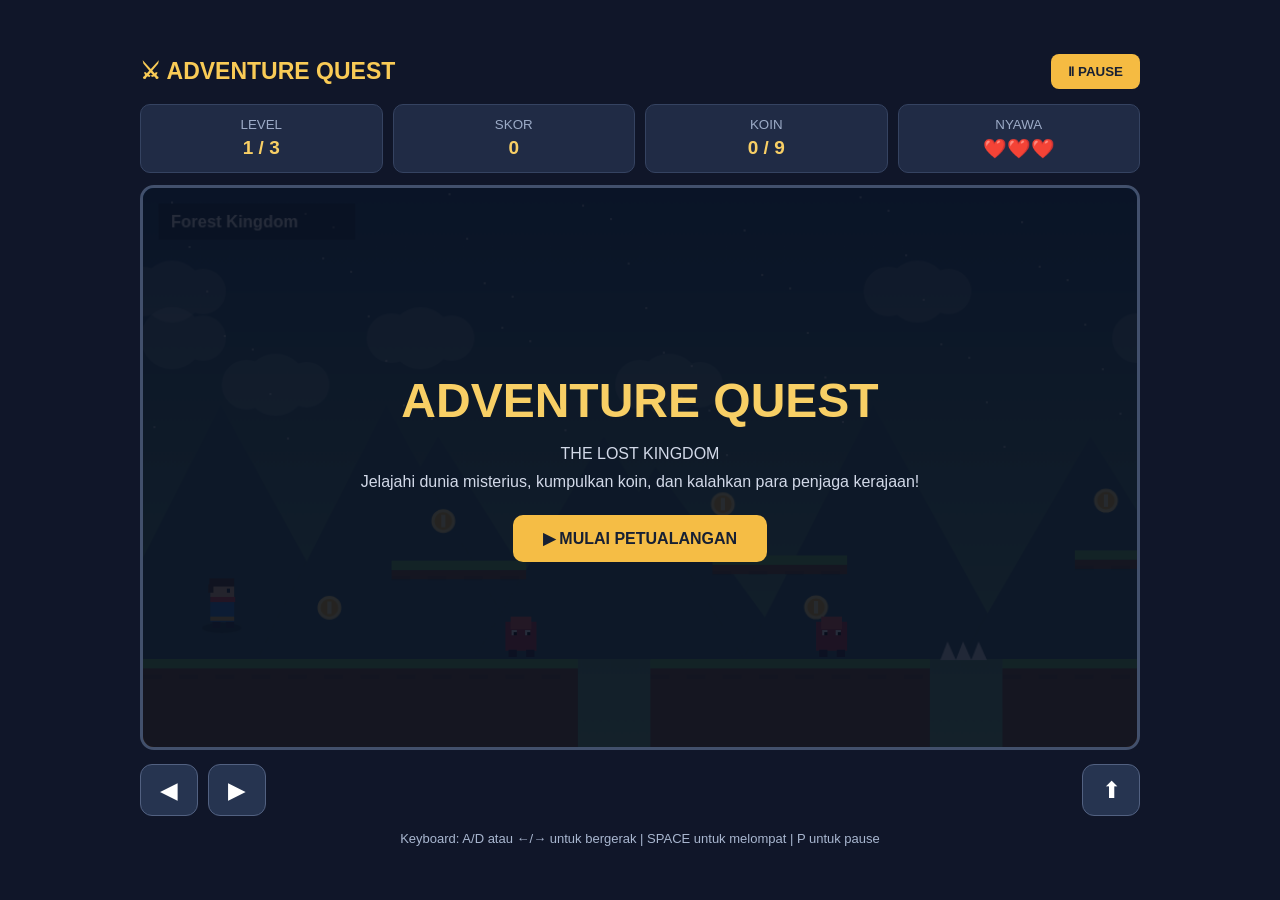
<file: index.html>
<!DOCTYPE html>
<html lang="id">
<head>
<meta charset="UTF-8">
<meta name="viewport" content="width=device-width, initial-scale=1.0">
<title>Adventure Quest - The Lost Kingdom</title>

<style>
* {
    margin: 0;
    padding: 0;
    box-sizing: border-box;
}

body {
    background: #101629;
    color: white;
    font-family: Arial, sans-serif;
    min-height: 100vh;
    display: flex;
    align-items: center;
    justify-content: center;
    padding: 15px;
}

.game-wrapper {
    width: 100%;
    max-width: 1000px;
}

.header {
    display: flex;
    justify-content: space-between;
    align-items: center;
    margin-bottom: 15px;
    gap: 10px;
}

.logo {
    font-size: 23px;
    font-weight: bold;
    color: #f9cb56;
}

.header button, .action-btn {
    border: none;
    background: #f5bb42;
    color: #172033;
    padding: 10px 17px;
    border-radius: 8px;
    font-weight: bold;
    cursor: pointer;
}

.stats {
    display: grid;
    grid-template-columns: repeat(4, 1fr);
    gap: 10px;
    margin-bottom: 12px;
}

.stat {
    background: #202b45;
    border: 1px solid #354361;
    border-radius: 10px;
    padding: 12px;
    text-align: center;
}

.stat small {
    display: block;
    color: #9cabc7;
    margin-bottom: 5px;
}

.stat strong {
    color: #f8cf65;
    font-size: 19px;
}

.game-area {
    position: relative;
    overflow: hidden;
    border: 3px solid #42506c;
    border-radius: 14px;
    background: #172b46;
}

canvas {
    display: block;
    width: 100%;
    height: auto;
}

.overlay {
    position: absolute;
    inset: 0;
    background: rgba(8, 15, 31, .88);
    display: flex;
    flex-direction: column;
    align-items: center;
    justify-content: center;
    text-align: center;
    padding: 20px;
    z-index: 5;
}

.overlay h1 {
    color: #f8cf65;
    font-size: clamp(28px, 6vw, 48px);
    margin-bottom: 12px;
}

.overlay p {
    color: #d2d9e8;
    line-height: 1.7;
    margin-bottom: 20px;
}

.overlay button {
    background: #f5bd45;
    color: #172033;
    padding: 14px 30px;
    border: none;
    border-radius: 10px;
    font-size: 16px;
    font-weight: bold;
    cursor: pointer;
}

.overlay button:hover, .action-btn:hover {
    background: #ffe08a;
}

.hidden {
    display: none !important;
}

.controls {
    display: flex;
    justify-content: space-between;
    align-items: center;
    margin-top: 14px;
    gap: 10px;
}

.control-group {
    display: flex;
    gap: 10px;
}

.control-btn {
    width: 58px;
    height: 52px;
    border: 1px solid #526181;
    background: #263450;
    color: white;
    border-radius: 12px;
    font-size: 23px;
    cursor: pointer;
    touch-action: none;
}

.control-btn:active {
    background: #f5bd45;
    color: #101629;
}

.info {
    color: #a9b7d0;
    font-size: 13px;
    margin-top: 15px;
    text-align: center;
}

@media(max-width: 550px) {
    .stats {
        grid-template-columns: repeat(2, 1fr);
    }

    .logo {
        font-size: 17px;
    }

    .control-btn {
        width: 48px;
        height: 48px;
    }
}
</style>
</head>

<body>

<div class="game-wrapper">

    <div class="header">
        <div class="logo">⚔ ADVENTURE QUEST</div>
        <button onclick="togglePause()">Ⅱ PAUSE</button>
    </div>

    <div class="stats">
        <div class="stat">
            <small>LEVEL</small>
            <strong id="level">1 / 3</strong>
        </div>
        <div class="stat">
            <small>SKOR</small>
            <strong id="score">0</strong>
        </div>
        <div class="stat">
            <small>KOIN</small>
            <strong id="coins">0 / 0</strong>
        </div>
        <div class="stat">
            <small>NYAWA</small>
            <strong id="lives">❤️❤️❤️</strong>
        </div>
    </div>

    <div class="game-area">

        <canvas id="game" width="960" height="540"></canvas>

        <div class="overlay" id="startScreen">
            <h1>ADVENTURE QUEST</h1>
            <p>
                THE LOST KINGDOM<br>
                Jelajahi dunia misterius, kumpulkan koin,
                dan kalahkan para penjaga kerajaan!
            </p>
            <button onclick="startGame()">▶ MULAI PETUALANGAN</button>
        </div>

        <div class="overlay hidden" id="pauseScreen">
            <h1>GAME PAUSED</h1>
            <p>Petualangan sedang dihentikan sementara.</p>
            <button onclick="togglePause()">LANJUTKAN</button>
        </div>

        <div class="overlay hidden" id="endScreen">
            <h1 id="endTitle">GAME OVER</h1>
            <p id="endText">Petualangan telah berakhir.</p>
            <button onclick="restartGame()">↻ MAIN LAGI</button>
        </div>

    </div>

    <div class="controls">
        <div class="control-group">
            <button class="control-btn" id="leftBtn">◀</button>
            <button class="control-btn" id="rightBtn">▶</button>
        </div>

        <div class="control-group">
            <button class="control-btn" id="jumpBtn">⬆</button>
    </div>
    </div>

    <div class="info">
        Keyboard: A/D atau ←/→ untuk bergerak | SPACE untuk melompat | P untuk pause
    </div>

</div>

<script>
const canvas = document.getElementById("game");
const ctx = canvas.getContext("2d");

const W = canvas.width;
const H = canvas.height;

let running = false;
let paused = false;
let finished = false;

let level = 0;
let score = 0;
let lives = 3;
let camera = 0;
let lastTime = 0;
let invincible = 0;

let keys = {};
let jumpPressed = false;
let audioContext = null;

const levels = [
{
    name: "Forest Kingdom",
    width: 1900,
    ground: 455,
    platforms: [
        [0,455,420,85],
        [490,455,270,85],
        [830,455,300,85],
        [1200,455,300,85],
        [1570,455,330,85],
        [240,360,130,18],
        [550,355,130,18],
        [900,350,140,18],
        [1260,350,130,18]
    ],
    coins: [
        [180,410],[290,320],[560,310],
        [650,410],[930,305],[1080,410],
        [1300,305],[1500,410],[1730,410]
    ],
    enemies: [[350,419],[650,419],[1030,419],[1650,419]],
    spikes: [[770,438,45],[1130,438,45]],
    portal: 1815
},
{
    name: "Desert Ruins",
    width: 2100,
    ground: 455,
    platforms: [
        [0,455,300,85],
        [370,455,300,85],
        [740,455,250,85],
        [1060,455,320,85],
        [1450,455,270,85],
        [1790,455,310,85],
        [180,350,120,18],
        [480,330,140,18],
        [850,350,130,18],
        [1160,330,150,18],
        [1520,340,120,18]
    ],
    coins: [
        [120,410],[220,300],[490,280],
        [610,410],[870,300],[1150,280],
        [1280,410],[1550,290],[1870,410],[1990,410]
    ],
    enemies: [[230,419],[570,419],[900,419],[1260,419],[1870,419]],
    spikes: [[310,438,55],[680,438,50],[1385,438,55]],
    portal: 2015
},
{
    name: "Dark Castle",
    width: 2300,
    ground: 455,
    platforms: [
        [0,455,350,85],
        [420,455,250,85],
        [740,455,280,85],
        [1090,455,250,85],
        [1410,455,300,85],
        [1780,455,220,85],
        [2070,455,230,85],
        [190,340,130,18],
        [500,310,130,18],
        [820,340,130,18],
        [1160,300,130,18],
        [1500,330,140,18],
        [1830,300,130,18]
    ],
    coins: [
        [100,410],[220,290],[540,260],
        [600,410],[850,290],[1200,250],
        [1300,410],[1550,280],[1850,250],
        [1930,410],[2150,410]
    ],
    enemies: [[250,419],[560,419],[850,419],[1240,419],[1600,419],[2150,419]],
    spikes: [[350,438,55],[680,438,50],[1030,438,55],[1715,438,60],[2010,438,50]],
    portal: 2220
}
];

let world;
let player;
let coins = [];
let enemies = [];

function newPlayer() {
    return {
        x: 60,
        y: 380,
        w: 32,
        h: 45,
        vx: 0,
        vy: 0,
        speed: 4,
        jump: -12.5,
        grounded: false
    };
}

function loadLevel(index) {
    world = levels[index];
    player = newPlayer();
    camera = 0;
    invincible = 0;

    coins = world.coins.map(c => ({
        x: c[0], y: c[1],
        collected: false,
        phase: Math.random() * 6
    }));

    enemies = world.enemies.map(e => ({
        x: e[0],
        y: e[1],
        start: e[0],
        direction: 1,
        speed: 1.1 + index * .3,
        alive: true
    }));

    updateHUD();
}

function updateHUD() {
    document.getElementById("level").textContent = (level+1)+" / 3";
    document.getElementById("score").textContent = score;
    document.getElementById("coins").textContent =
        coins.filter(c=>c.collected).length+" / "+coins.length;
    document.getElementById("lives").textContent =
        "❤️".repeat(lives);
}

function startGame() {
    initAudio();
    score = 0;
    lives = 3;
    level = 0;
    finished = false;
    paused = false;
    loadLevel(level);

    document.getElementById("startScreen").classList.add("hidden");
    document.getElementById("endScreen").classList.add("hidden");
    document.getElementById("pauseScreen").classList.add("hidden");

    running = true;
    lastTime = performance.now();
    requestAnimationFrame(loop);
}

function restartGame() {
    startGame();
}

function togglePause() {
    if (!running || finished) return;

    paused = !paused;
    document.getElementById("pauseScreen").classList.toggle("hidden", !paused);

    if (!paused) {
        lastTime = performance.now();
        requestAnimationFrame(loop);
    }
}

// SOUND
function initAudio() {
    if (!audioContext) {
        const AudioCtx = window.AudioContext || window.webkitAudioContext;
        if (AudioCtx) audioContext = new AudioCtx();
    }
    if (audioContext?.state === "suspended") audioContext.resume();
}

function sound(freq=500, duration=.12, type="sine") {
    if (!audioContext) return;
    const osc = audioContext.createOscillator();
    const gain = audioContext.createGain();

    osc.type = type;
    osc.frequency.value = freq;
    gain.gain.setValueAtTime(.08, audioContext.currentTime);
    gain.gain.exponentialRampToValueAtTime(
        .001, audioContext.currentTime+duration
    );

    osc.connect(gain);
    gain.connect(audioContext.destination);
    osc.start();
    osc.stop(audioContext.currentTime+duration);
}

// INPUT
document.addEventListener("keydown", e => {
    if (["ArrowLeft","ArrowRight","ArrowUp","Space"].includes(e.code))
        e.preventDefault();

    keys[e.code] = true;

    if (!e.repeat && ["Space","ArrowUp","KeyW"].includes(e.code))
        jumpPressed = true;

    if (!e.repeat && e.code === "KeyP")
        togglePause();

    if (!e.repeat && e.code === "KeyR")
        restartGame();
});

document.addEventListener("keyup", e => {
    keys[e.code] = false;
});

function bindButton(id, key) {
    const btn = document.getElementById(id);
    btn.addEventListener("pointerdown", e => {
        e.preventDefault();
        keys[key] = true;
        if (key === "Space") jumpPressed = true;
        btn.setPointerCapture(e.pointerId);
    });

    const release = e => {
        e.preventDefault();
        keys[key] = false;
    };

    btn.addEventListener("pointerup", release);
    btn.addEventListener("pointercancel", release);
    btn.addEventListener("lostpointercapture", release);
}

bindButton("leftBtn","ArrowLeft");
bindButton("rightBtn","ArrowRight");
bindButton("jumpBtn","Space");

// PHYSICS
function update(dt) {
    const step = Math.min(dt, 2);

    let direction = 0;
    if (keys.ArrowLeft || keys.KeyA) direction--;
    if (keys.ArrowRight || keys.KeyD) direction++;

    player.vx = direction * player.speed;
    player.x += player.vx * step;

    if (jumpPressed && player.grounded) {
        player.vy = player.jump;
        player.grounded = false;
        sound(420,.1);
    }
    jumpPressed = false;

    player.vy += .55 * step;
    player.vy = Math.min(player.vy, 14);
    player.y += player.vy * step;

    player.grounded = false;

    // PLATFORM COLLISION
    for (const p of world.platforms) {
        const [x,y,w,h] = p;

        if (
            player.x + player.w > x &&
            player.x < x+w &&
            player.y + player.h > y &&
            player.y + player.h < y+h+15 &&
            player.vy >= 0 &&
            player.y + player.h - player.vy*step <= y+12
        ) {
            player.y = y-player.h;
            player.vy = 0;
            player.grounded = true;
        }
    }

    // WORLD BOUNDARY
    player.x = Math.max(0,Math.min(world.width-player.w,player.x));

    // COINS
    for (const c of coins) {
        if (!c.collected &&
            player.x < c.x+14 &&
            player.x+player.w > c.x-14 &&
            player.y < c.y+14 &&
            player.y+player.h > c.y-14) {

            c.collected = true;
            score += 10;
            sound(850,.13);
            updateHUD();
        }
    }

    // ENEMIES
    for (const e of enemies) {
        if (!e.alive) continue;

        e.x += e.direction * e.speed * step;

        if (Math.abs(e.x-e.start)>75) e.direction *= -1;

        const hit =
            player.x < e.x+30 &&
            player.x+player.w > e.x &&
            player.y < e.y+32 &&
            player.y+player.h > e.y;

        if (hit) {
            if (player.vy > 1 && player.y+player.h < e.y+20) {
                e.alive = false;
                player.vy = -9;
                score += 25;
                sound(220,.2,"square");
                updateHUD();
            } else if (invincible <= 0) {
                takeDamage();
            }
        }
    }

    // SPIKES
    for (const s of world.spikes) {
        if (
            player.x < s[0]+s[2] &&
            player.x+player.w > s[0] &&
            player.y+player.h > s[1]
        ) {
            if (invincible <= 0) takeDamage();
        }
    }

    if (invincible > 0) invincible -= step;

    // FALL INTO HOLE
    if (player.y > H+100) takeDamage(true);

    // PORTAL
    const collected = coins.every(c=>c.collected);
    if (
        collected &&
        player.x+player.w > world.portal &&
        player.x < world.portal+60
    ) {
        nextLevel();
    }

    // CAMERA
    camera = Math.max(0,Math.min(
        world.width-W,
        player.x-W*.35
    ));
}

function takeDamage(fall=false) {
    if (!fall && invincible>0) return;

    lives--;
    updateHUD();
    sound(120,.3,"sawtooth");

    if (lives<=0) {
        endGame(false);
        return;
    }

    player = newPlayer();
    invincible = 100;
}

function nextLevel() {
    score += 100;
    sound(950,.3);

    if (level < levels.length-1) {
        level++;
        loadLevel(level);
    } else {
        endGame(true);
    }
}

function endGame(win) {
    running = false;
    finished = true;

    document.getElementById("endTitle").textContent =
        win ? "🏆 YOU WIN!" : "GAME OVER";

    document.getElementById("endText").innerHTML =
        (win ? "Selamat! Kamu berhasil menyelamatkan kerajaan!" :
        "Jangan menyerah! Coba lagi petualanganmu!") +
        "<br>Skor akhir: <b>"+score+"</b>";

    document.getElementById("endScreen").classList.remove("hidden");
}

// DRAWING
function rect(x,y,w,h,color) {
    ctx.fillStyle = color;
    ctx.fillRect(x,y,w,h);
}

function drawBackground() {
    let gradient = ctx.createLinearGradient(0,0,0,H);

    if(level===0) {
        gradient.addColorStop(0,"#163b65");
        gradient.addColorStop(1,"#6aa77b");
    } else if(level===1) {
        gradient.addColorStop(0,"#f3a34b");
        gradient.addColorStop(1,"#8b4c38");
    } else {
        gradient.addColorStop(0,"#11182e");
        gradient.addColorStop(1,"#49355f");
    }

    ctx.fillStyle=gradient;
    ctx.fillRect(0,0,W,H);

    // Stars
    for(let i=0;i<55;i++){
        const x=(i*173-camera*.12)%W;
        const y=(i*67)%260;
        ctx.fillStyle="rgba(255,255,255,.5)";
        ctx.fillRect(x<0?x+W:x,y,2,2);
    }

    // Mountains
    for(let i=0;i<8;i++){
        let x=(i*210-camera*.25)%1100;
        ctx.fillStyle=level===2?"#252c49":
                      level===1?"#b76c43":"#315b68";
        ctx.beginPath();
        ctx.moveTo(x-50,455);
        ctx.lineTo(x+75,210+(i%3)*30);
        ctx.lineTo(x+210,455);
        ctx.fill();
    }

    // Clouds
    ctx.fillStyle="rgba(255,255,255,.18)";
    for(let i=0;i<6;i++){
        let x=(i*240-camera*.45)%1100;
        ctx.beginPath();
        ctx.arc(x<0?x+W:x,100+i%3*45,24,0,Math.PI*2);
        ctx.arc((x+28)%W,100+i%3*45,30,0,Math.PI*2);
        ctx.arc((x+58)%W,100+i%3*45,22,0,Math.PI*2);
        ctx.fill();
    }
}

function drawPlatforms() {
    for(const p of world.platforms) {
        let x=p[0]-camera;
        if(x>W || x+p[2]<0) continue;

        rect(x,p[1],p[2],p[3],level===2?"#44435c":
             level===1?"#a66b43":"#704b35");

        rect(x,p[1],p[2],9,level===2?"#9b6e63":
             level===1?"#e2ad5c":"#63b85c");

        for(let i=0;i<p[2];i+=35){
            rect(x+i,p[1]+15,18,4,"rgba(0,0,0,.12)");
        }
    }
}

function drawCoins(time) {
    for(const c of coins) {
        if(c.collected) continue;

        let x=c.x-camera;
        let y=c.y+Math.sin(time*.005+c.phase)*5;

        ctx.fillStyle="#f6b92e";
        ctx.beginPath();
        ctx.arc(x,y,10,0,Math.PI*2);
        ctx.fill();

        ctx.strokeStyle="#ffe58a";
        ctx.lineWidth=3;
        ctx.stroke();

        rect(x-2,y-6,4,12,"#fff1a5");
    }
}

function drawEnemies() {
    for(const e of enemies) {
        if(!e.alive) continue;

        let x=e.x-camera;

        rect(x,e.y,30,28,"#b73545");
        rect(x+5,e.y-5,20,12,"#e85a56");
        rect(x+6,e.y+8,5,5,"white");
        rect(x+19,e.y+8,5,5,"white");
        rect(x+8,e.y+10,3,3,"black");
        rect(x+21,e.y+10,3,3,"black");
        rect(x+3,e.y+27,8,7,"#272238");
        rect(x+20,e.y+27,8,7,"#272238");
    }
}

function drawSpikes() {
    for(const s of world.spikes) {
        let x=s[0]-camera;

        ctx.fillStyle="#d8e0eb";
        for(let i=0;i<s[2];i+=15) {
            ctx.beginPath();
            ctx.moveTo(x+i,s[1]+18);
            ctx.lineTo(x+i+7,s[1]);
            ctx.lineTo(x+i+15,s[1]+18);
            ctx.fill();
        }
    }
}

function drawPortal(time) {
    if(!coins.every(c=>c.collected)) return;

    let x=world.portal-camera;

    ctx.strokeStyle="#76f5dc";
    ctx.lineWidth=6;
    ctx.beginPath();
    ctx.ellipse(x+25,410,24,38,0,0,Math.PI*2);
    ctx.stroke();

    ctx.fillStyle="rgba(73,235,213,.3)";
    ctx.beginPath();
    ctx.ellipse(x+25,410,20,34,0,0,Math.PI*2);
    ctx.fill();

    ctx.fillStyle="white";
    ctx.font="15px Arial";
    ctx.fillText("ENTER",x-4,360);
}

function drawPlayer() {
    if(invincible>0 && Math.floor(invincible/5)%2===0) return;

    let x=player.x-camera;
    let y=player.y;

    // Shadow
    ctx.fillStyle="rgba(0,0,0,.25)";
    ctx.beginPath();
    ctx.ellipse(x+16,y+45,19,5,0,0,Math.PI*2);
    ctx.fill();

    // Body
    rect(x+5,y+14,23,25,"#267bd1");

    // Head
    rect(x+5,y,23,18,"#f2bd91");

    // Hair
    rect(x+4,y-3,24,8,"#49352c");
    rect(x+3,y+3,5,8,"#49352c");

    // Eyes
    rect(x+21,y+7,3,4,"#1c2638");

    // Scarf
    rect(x+5,y+15,24,5,"#db434a");

    // Belt
    rect(x+5,y+34,23,4,"#e4b650");

    // Legs
    rect(x+7,y+39,8,6,"#27334e");
    rect(x+20,y+39,8,6,"#27334e");
}

function drawWorld(time) {
    drawBackground();
    drawPlatforms();
    drawSpikes();
    drawCoins(time);
    drawEnemies();
    drawPortal(time);
    drawPlayer();

    // Level name
    ctx.fillStyle="rgba(0,0,0,.35)";
    ctx.fillRect(15,15,190,35);
    ctx.fillStyle="white";
    ctx.font="bold 16px Arial";
    ctx.fillText(world.name,27,38);
}

// MAIN LOOP
function loop(time) {
    if(!running || paused) return;

    let dt=Math.min((time-lastTime)/16.67,2);
    lastTime=time;

    update(dt);

    ctx.clearRect(0,0,W,H);
    drawWorld(time);

    if(running && !paused) requestAnimationFrame(loop);
}

loadLevel(0);
drawWorld(0);

</script>

</body>
</html>
</file>
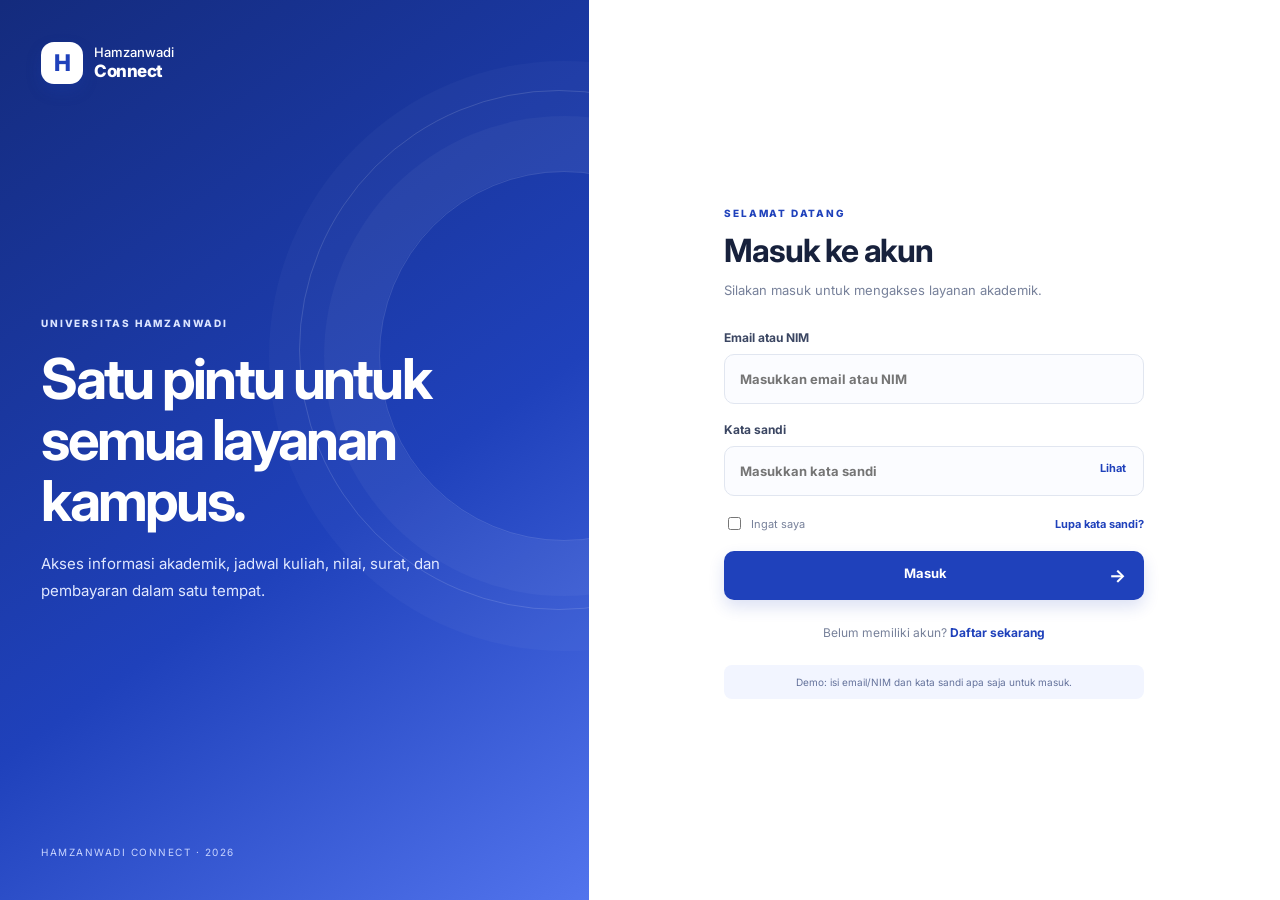
<file: hamzanwadi-connect-website/index.html>
<!doctype html>
<html lang="id">
<head>
  <meta charset="utf-8">
  <meta name="viewport" content="width=device-width, initial-scale=1">
  <meta name="theme-color" content="#1f41bb">
  <title>Hamzanwadi Connect</title>
  <link rel="preconnect" href="https://fonts.googleapis.com">
  <link rel="preconnect" href="https://fonts.gstatic.com" crossorigin>
  <link href="https://fonts.googleapis.com/css2?family=Inter:wght@400;500;600;700;800&display=swap" rel="stylesheet">
  <link rel="stylesheet" href="style.css">
</head>
<body>
  <div id="authView" class="auth-wrap">
    <div class="auth-art">
      <div class="brand brand-light"><span class="brand-mark">H</span><span>Hamzanwadi<br><b>Connect</b></span></div>
      <div class="art-copy">
        <span class="eyebrow">UNIVERSITAS HAMZANWADI</span>
        <h1>Satu pintu untuk<br>semua layanan kampus.</h1>
        <p>Akses informasi akademik, jadwal kuliah, nilai, surat, dan pembayaran dalam satu tempat.</p>
      </div>
      <div class="art-orb orb-one"></div><div class="art-orb orb-two"></div>
      <div class="art-footer">HAMZANWADI CONNECT · 2026</div>
    </div>
    <main class="auth-panel">
      <div class="auth-mobile-brand brand"><span class="brand-mark">H</span><span>Hamzanwadi<br><b>Connect</b></span></div>
      <section id="loginForm" class="auth-card">
        <div class="auth-heading"><span class="eyebrow blue">SELAMAT DATANG</span><h2>Masuk ke akun</h2><p>Silakan masuk untuk mengakses layanan akademik.</p></div>
        <form id="loginFormEl">
          <label>Email atau NIM<input id="loginId" required placeholder="Masukkan email atau NIM" autocomplete="username"></label>
          <label>Kata sandi<div class="password-wrap"><input id="loginPass" type="password" required placeholder="Masukkan kata sandi" autocomplete="current-password"><button type="button" class="eye" data-toggle="loginPass">Lihat</button></div></label>
          <div class="form-meta"><label class="check"><input type="checkbox"> Ingat saya</label><a href="#" id="forgotLink">Lupa kata sandi?</a></div>
          <button class="btn primary full" type="submit">Masuk <span>→</span></button>
        </form>
        <p class="auth-switch">Belum memiliki akun? <a href="#" id="showRegister">Daftar sekarang</a></p>
        <div class="demo-note">Demo: isi email/NIM dan kata sandi apa saja untuk masuk.</div>
      </section>
      <section id="registerForm" class="auth-card hidden">
        <div class="auth-heading"><span class="eyebrow blue">AKUN BARU</span><h2>Daftar akun</h2><p>Buat akun untuk mengakses seluruh layanan akademik.</p></div>
        <form id="registerFormEl">
          <label>Nama lengkap<input required placeholder="Nama lengkap"></label>
          <label>NIM<input required placeholder="Nomor induk mahasiswa"></label>
          <label>Email kampus<input type="email" required placeholder="nama@email.com"></label>
          <label>Kata sandi<input type="password" required minlength="4" placeholder="Buat kata sandi"></label>
          <button class="btn primary full" type="submit">Buat akun <span>→</span></button>
        </form>
        <p class="auth-switch">Sudah memiliki akun? <a href="#" id="showLogin">Masuk</a></p>
      </section>
    </main>
  </div>

  <div id="appView" class="app-shell hidden">
    <aside class="sidebar" id="sidebar">
      <div class="brand"><span class="brand-mark">H</span><span>Hamzanwadi<br><b>Connect</b></span></div>
      <div class="side-label">MENU UTAMA</div>
      <nav id="sideNav">
        <button class="nav-item active" data-page="home"><span class="nav-icon">⌂</span>Beranda</button>
        <button class="nav-item" data-page="schedule"><span class="nav-icon">▦</span>Jadwal Kuliah</button>
        <button class="nav-item" data-page="grades"><span class="nav-icon">▤</span>Nilai Akademik</button>
        <button class="nav-item" data-page="letters"><span class="nav-icon">✉</span>Pengajuan Surat</button>
        <button class="nav-item" data-page="payments"><span class="nav-icon">▣</span>Pembayaran UKT</button>
        <button class="nav-item" data-page="profile"><span class="nav-icon">◎</span>Profil Pengguna</button>
      </nav>
      <div class="sidebar-bottom">
        <div class="help-card"><div class="help-icon">?</div><b>Butuh bantuan?</b><p>Hubungi layanan akademik kampus.</p><a href="mailto:akademik@hamzanwadi.ac.id">Hubungi kami ↗</a></div>
        <button class="logout" id="logoutBtn">↪ <span>Keluar</span></button>
      </div>
    </aside>
    <main class="main-area">
      <header class="topbar">
        <button class="mobile-menu" id="menuBtn" aria-label="Buka menu">☰</button>
        <div class="breadcrumb">Hamzanwadi Connect <span>/</span> <b id="crumb">Beranda</b></div>
        <div class="top-actions"><button class="icon-button" id="notifBtn" aria-label="Notifikasi">♧<i></i></button><div class="user-mini"><div class="avatar">MZ</div><div><b id="topUser">Mahasiswa</b><small>Mahasiswa</small></div></div></div>
      </header>
      <div class="page-content" id="pageContent"></div>
      <footer class="app-footer">© 2026 Universitas Hamzanwadi · Hamzanwadi Connect</footer>
    </main>
  </div>
  <div id="toast" class="toast" role="status"></div>
  <script src="app.js"></script>
</body>
</html>
</file>
<file: hamzanwadi-connect-website/style.css>
*{box-sizing:border-box} :root{--blue:#1f41bb;--blue2:#3158df;--navy:#10245f;--ink:#17213c;--muted:#77819a;--line:#e8ecf4;--bg:#f5f7fc;--white:#fff;--green:#159b72;--shadow:0 12px 36px rgba(26,48,105,.08)} body{margin:0;font-family:Inter,Arial,sans-serif;color:var(--ink);background:var(--bg)} button,input,select,textarea{font:inherit}button{cursor:pointer}.hidden{display:none!important}.brand{display:flex;align-items:center;gap:11px;font-size:13px;line-height:1.25;color:var(--ink);font-weight:500}.brand b{font-size:17px;font-weight:800;letter-spacing:-.5px}.brand-mark{width:42px;height:42px;border-radius:13px;background:var(--blue);color:#fff;display:grid;place-items:center;font-weight:800;font-size:23px;box-shadow:0 7px 15px #1f41bb35}.brand-light{color:white}.brand-light .brand-mark{background:white;color:var(--blue)}.auth-wrap{min-height:100vh;display:grid;grid-template-columns:minmax(360px, .92fr) 1.08fr;background:white}.auth-art{background:linear-gradient(145deg,#142b7d,#1f41bb 58%,#5274ed);padding:42px 7%;color:white;position:relative;overflow:hidden;display:flex;flex-direction:column;justify-content:space-between;min-height:720px}.art-copy{position:relative;z-index:2;max-width:510px;margin:auto 0}.eyebrow{font-size:10px;font-weight:800;letter-spacing:1.8px;color:#dbe4ff}.eyebrow.blue{color:var(--blue)}.art-copy h1{font-size:clamp(38px,4.4vw,62px);letter-spacing:-2.7px;line-height:1.08;margin:18px 0}.art-copy p{font-size:15px;line-height:1.8;color:#e1e8ff;max-width:410px}.art-footer{font-size:10px;letter-spacing:1.5px;color:#c9d5ff;position:relative;z-index:2}.art-orb{position:absolute;border:1px solid #ffffff22;border-radius:50%;pointer-events:none}.orb-one{width:520px;height:520px;right:-230px;top:10%}.orb-two{width:370px;height:370px;right:-160px;top:19%;box-shadow:0 0 0 55px #ffffff09,0 0 0 110px #ffffff07}.auth-panel{display:grid;place-items:center;padding:40px 24px}.auth-card{width:min(100%,420px)}.auth-heading{margin-bottom:30px}.auth-heading h2{font-size:32px;letter-spacing:-1.2px;margin:10px 0}.auth-heading p{font-size:13px;color:var(--muted);line-height:1.6;margin:0}.auth-card form{display:grid;gap:18px}.auth-card form>label{font-size:12px;font-weight:700;color:#3b4662;display:grid;gap:9px}.auth-card input:not([type=checkbox]){width:100%;height:50px;border:1px solid #e1e6f0;border-radius:10px;padding:0 15px;outline:none;background:#fbfcff;font-size:13px}.auth-card input:focus,.field:focus,select:focus,textarea:focus{border-color:var(--blue);box-shadow:0 0 0 3px #1f41bb12}.password-wrap{position:relative}.password-wrap input{padding-right:60px!important}.eye{position:absolute;right:12px;top:14px;border:0;background:none;color:var(--blue);font-size:11px;font-weight:700}.form-meta{display:flex;justify-content:space-between;align-items:center;font-size:11px}.form-meta a,.auth-switch a{color:var(--blue);text-decoration:none;font-weight:700}.check{display:flex;align-items:center;gap:7px;color:var(--muted)}.btn{border:0;border-radius:10px;height:49px;padding:0 18px;font-weight:700;font-size:13px}.btn.primary{background:var(--blue);color:white;box-shadow:0 7px 16px #1f41bb28}.btn.primary:hover{background:#17349e}.btn span{float:right;font-size:18px}.btn.full{width:100%}.auth-switch{text-align:center;font-size:12px;color:var(--muted);margin-top:25px}.demo-note{background:#f2f5ff;color:#65739c;padding:11px;border-radius:8px;font-size:10px;text-align:center;margin-top:25px}.auth-mobile-brand{display:none}.app-shell{min-height:100vh;display:grid;grid-template-columns:255px 1fr}.sidebar{background:#fff;border-right:1px solid var(--line);padding:27px 18px 18px;display:flex;flex-direction:column;min-height:100vh;position:sticky;top:0;height:100vh}.sidebar .brand{padding:0 10px 35px}.side-label{font-size:9px;font-weight:800;letter-spacing:1.5px;color:#a0a9bc;padding:0 12px 13px}.sidebar nav{display:grid;gap:6px}.nav-item{border:0;background:transparent;text-align:left;padding:13px 12px;border-radius:10px;color:#65708b;font-size:12px;font-weight:600;display:flex;align-items:center;gap:13px}.nav-item:hover{background:#f4f6fd;color:var(--blue)}.nav-item.active{background:#edf1ff;color:var(--blue)}.nav-icon{font-size:19px;width:21px;text-align:center}.sidebar-bottom{margin-top:auto}.help-card{background:#f4f6ff;border-radius:13px;padding:16px;margin:20px 2px}.help-icon{width:25px;height:25px;border-radius:8px;background:#e0e7ff;color:var(--blue);display:grid;place-items:center;font-size:13px;font-weight:800;margin-bottom:12px}.help-card b{font-size:11px}.help-card p{font-size:10px;line-height:1.5;color:var(--muted)}.help-card a{font-size:10px;color:var(--blue);font-weight:700;text-decoration:none}.logout{border:0;background:white;color:#8a94aa;padding:12px;font-size:12px;text-align:left}.logout:hover{color:#d34b5c}.main-area{min-width:0;display:flex;flex-direction:column}.topbar{height:76px;background:#fff;border-bottom:1px solid var(--line);display:flex;align-items:center;justify-content:space-between;padding:0 38px;position:sticky;top:0;z-index:5}.breadcrumb{font-size:11px;color:#9aa3b6}.breadcrumb span{padding:0 10px;color:#c2c8d4}.breadcrumb b{color:#34405e}.top-actions{display:flex;align-items:center;gap:22px}.icon-button{border:0;background:#f5f7fc;width:35px;height:35px;border-radius:10px;color:#65708b;position:relative;font-size:18px}.icon-button i{position:absolute;width:6px;height:6px;border-radius:50%;background:#ef6b73;right:7px;top:7px}.user-mini{display:flex;align-items:center;gap:9px}.avatar{width:34px;height:34px;border-radius:50%;background:#e7ecff;color:var(--blue);display:grid;place-items:center;font-size:10px;font-weight:800}.user-mini b,.user-mini small{display:block}.user-mini b{font-size:11px}.user-mini small{font-size:9px;color:var(--muted);margin-top:3px}.mobile-menu{display:none;border:0;background:none;font-size:22px;color:var(--blue)}.page-content{padding:32px 38px;flex:1;width:100%;max-width:1500px;margin:0 auto}.app-footer{padding:0 38px 20px;color:#a1a9ba;font-size:9px}.welcome{background:linear-gradient(110deg,#1f41bb,#4569e8);border-radius:17px;color:white;padding:27px 30px;position:relative;overflow:hidden;display:flex;justify-content:space-between;align-items:center;min-height:175px}.welcome:after{content:"";position:absolute;width:250px;height:250px;border:1px solid #ffffff25;border-radius:50%;right:7%;top:-90px;box-shadow:0 0 0 35px #ffffff09,0 0 0 75px #ffffff08}.welcome-copy{position:relative;z-index:1}.welcome small{font-size:10px;color:#dbe4ff;letter-spacing:1px}.welcome h1{font-size:25px;letter-spacing:-.8px;margin:10px 0 7px}.welcome p{font-size:11px;color:#e0e7ff;margin:0}.welcome-badge{position:relative;z-index:1;background:#ffffff20;border:1px solid #ffffff35;border-radius:13px;padding:15px 18px;font-size:10px;line-height:1.6;min-width:150px}.welcome-badge b{font-size:14px;display:block}.section-head{display:flex;justify-content:space-between;align-items:center;margin:29px 0 15px}.section-head h2{font-size:15px;margin:0;letter-spacing:-.3px}.section-head p{font-size:10px;color:var(--muted);margin:5px 0 0}.text-link{border:0;background:none;color:var(--blue);font-size:10px;font-weight:700}.stats-grid{display:grid;grid-template-columns:repeat(4,1fr);gap:14px;margin-top:20px}.stat-card,.panel,.service-card,.info-card{background:#fff;border:1px solid var(--line);border-radius:13px;box-shadow:0 3px 12px #1d326408}.stat-card{padding:17px}.stat-top{display:flex;justify-content:space-between;align-items:center}.stat-icon{width:34px;height:34px;border-radius:10px;background:#edf1ff;color:var(--blue);display:grid;place-items:center;font-size:16px}.stat-card small{font-size:10px;color:var(--muted)}.stat-card strong{display:block;font-size:23px;margin:12px 0 4px;letter-spacing:-1px}.stat-card p{font-size:9px;color:#a0a8b8;margin:0}.services-grid{display:grid;grid-template-columns:repeat(5,1fr);gap:13px}.service-card{padding:17px 13px;text-align:left;border:1px solid var(--line);transition:.2s}.service-card:hover{transform:translateY(-3px);border-color:#cbd5ff;box-shadow:var(--shadow)}.service-icon{width:40px;height:40px;border-radius:12px;background:#eef2ff;color:var(--blue);display:grid;place-items:center;font-size:20px;margin-bottom:15px}.service-card b{display:block;font-size:11px}.service-card small{display:block;color:var(--muted);font-size:9px;line-height:1.5;margin-top:6px}.dashboard-grid{display:grid;grid-template-columns:1.25fr .75fr;gap:15px;margin-top:17px}.panel{padding:19px}.panel-title{display:flex;justify-content:space-between;align-items:center;margin-bottom:15px}.panel-title h3{font-size:12px;margin:0}.panel-title small{font-size:9px;color:var(--muted)}.schedule-row{display:grid;grid-template-columns:54px 1fr auto;gap:12px;align-items:center;padding:12px 0;border-bottom:1px solid #f0f2f7}.schedule-row:last-child{border:0}.time{font-size:10px;font-weight:700;color:var(--blue)}.class-info b{font-size:10px;display:block}.class-info small{font-size:9px;color:var(--muted);display:block;margin-top:4px}.pill{font-size:9px;padding:6px 9px;border-radius:20px;background:#edf8f4;color:#159b72;font-weight:700}.notice{display:flex;gap:10px;padding:11px 0;border-bottom:1px solid #f0f2f7}.notice:last-child{border:0}.notice-dot{width:8px;height:8px;border-radius:50%;background:#f1b64b;margin-top:4px;flex:none}.notice b{font-size:10px;display:block}.notice small{font-size:9px;color:var(--muted);display:block;margin-top:4px}.page-title{display:flex;justify-content:space-between;align-items:flex-start;margin-bottom:23px}.page-title h1{font-size:23px;letter-spacing:-.8px;margin:0}.page-title p{font-size:11px;color:var(--muted);margin:7px 0 0}.panel+.panel{margin-top:15px}.toolbar{display:flex;gap:10px;align-items:center;margin-bottom:14px;flex-wrap:wrap}.field,select,textarea{border:1px solid #e1e6f0;border-radius:9px;padding:10px 12px;background:white;color:var(--ink);font-size:11px;outline:none}.field{min-width:190px}.data-table{width:100%;border-collapse:collapse;font-size:10px}.data-table th{text-align:left;color:#8b95aa;font-weight:600;background:#f8f9fc;padding:12px 10px}.data-table td{padding:13px 10px;border-bottom:1px solid #eff1f6;color:#4b5670}.data-table td b{color:var(--ink)}.table-wrap{overflow:auto}.empty{padding:25px;text-align:center;color:var(--muted);font-size:11px}.form-grid{display:grid;grid-template-columns:1fr 1fr;gap:15px}.form-group{display:grid;gap:7px}.form-group label{font-size:10px;font-weight:700;color:#58627a}.form-group input,.form-group select,.form-group textarea{width:100%}.form-group.full{grid-column:1/-1}.form-group textarea{min-height:95px;resize:vertical}.profile-head{display:flex;align-items:center;gap:17px;padding:22px}.profile-avatar{width:65px;height:65px;border-radius:20px;background:#e9eeff;color:var(--blue);display:grid;place-items:center;font-size:20px;font-weight:800}.profile-head h2{font-size:15px;margin:0 0 6px}.profile-head p{font-size:10px;color:var(--muted);margin:0}.info-grid{display:grid;grid-template-columns:1fr 1fr;gap:12px}.info-card{padding:15px}.info-card small{font-size:9px;color:var(--muted);display:block;margin-bottom:7px}.info-card b{font-size:11px}.payment-banner{padding:23px;background:linear-gradient(120deg,#152e86,#3158d8);border-radius:13px;color:white;margin-bottom:17px}.payment-banner small{font-size:10px;color:#dce5ff}.payment-banner h2{font-size:27px;margin:8px 0}.payment-banner p{font-size:10px;color:#e1e8ff;margin:0}.toast{position:fixed;bottom:25px;right:25px;background:#17213c;color:white;padding:13px 18px;border-radius:10px;font-size:11px;box-shadow:var(--shadow);opacity:0;transform:translateY(12px);transition:.25s;z-index:20;pointer-events:none}.toast.show{opacity:1;transform:translateY(0)}@media(max-width:1100px){.services-grid{grid-template-columns:repeat(3,1fr)}.stats-grid{grid-template-columns:repeat(2,1fr)}.page-content{padding:27px 24px}.topbar{padding:0 24px}}@media(max-width:760px){.auth-wrap{grid-template-columns:1fr}.auth-art{display:none}.auth-panel{padding:28px 22px;align-content:center;min-height:100vh}.auth-mobile-brand{display:flex;margin-bottom:40px;justify-self:center}.app-shell{grid-template-columns:1fr}.sidebar{position:fixed;left:-270px;top:0;width:255px;z-index:15;transition:.25s;box-shadow:var(--shadow)}.sidebar.open{left:0}.topbar{height:64px;padding:0 16px}.mobile-menu{display:block}.breadcrumb{margin-right:auto;margin-left:12px;font-size:10px}.top-actions{gap:10px}.user-mini>div:last-child{display:none}.page-content{padding:22px 15px}.app-footer{padding:0 15px 18px}.welcome{padding:22px;min-height:160px}.welcome h1{font-size:21px}.welcome-badge{display:none}.services-grid{grid-template-columns:repeat(2,1fr)}.dashboard-grid{grid-template-columns:1fr}.stats-grid{gap:9px}.stat-card{padding:13px}.stat-card strong{font-size:20px}.page-title{gap:10px}.page-title h1{font-size:20px}.form-grid,.info-grid{grid-template-columns:1fr}.form-group.full{grid-column:auto}.toolbar .field{flex:1;min-width:140px}}@media(max-width:390px){.services-grid{gap:8px}.service-card{padding:13px 10px}.stat-card strong{font-size:18px}.breadcrumb{font-size:9px}.icon-button{width:31px;height:31px}}
</file>
